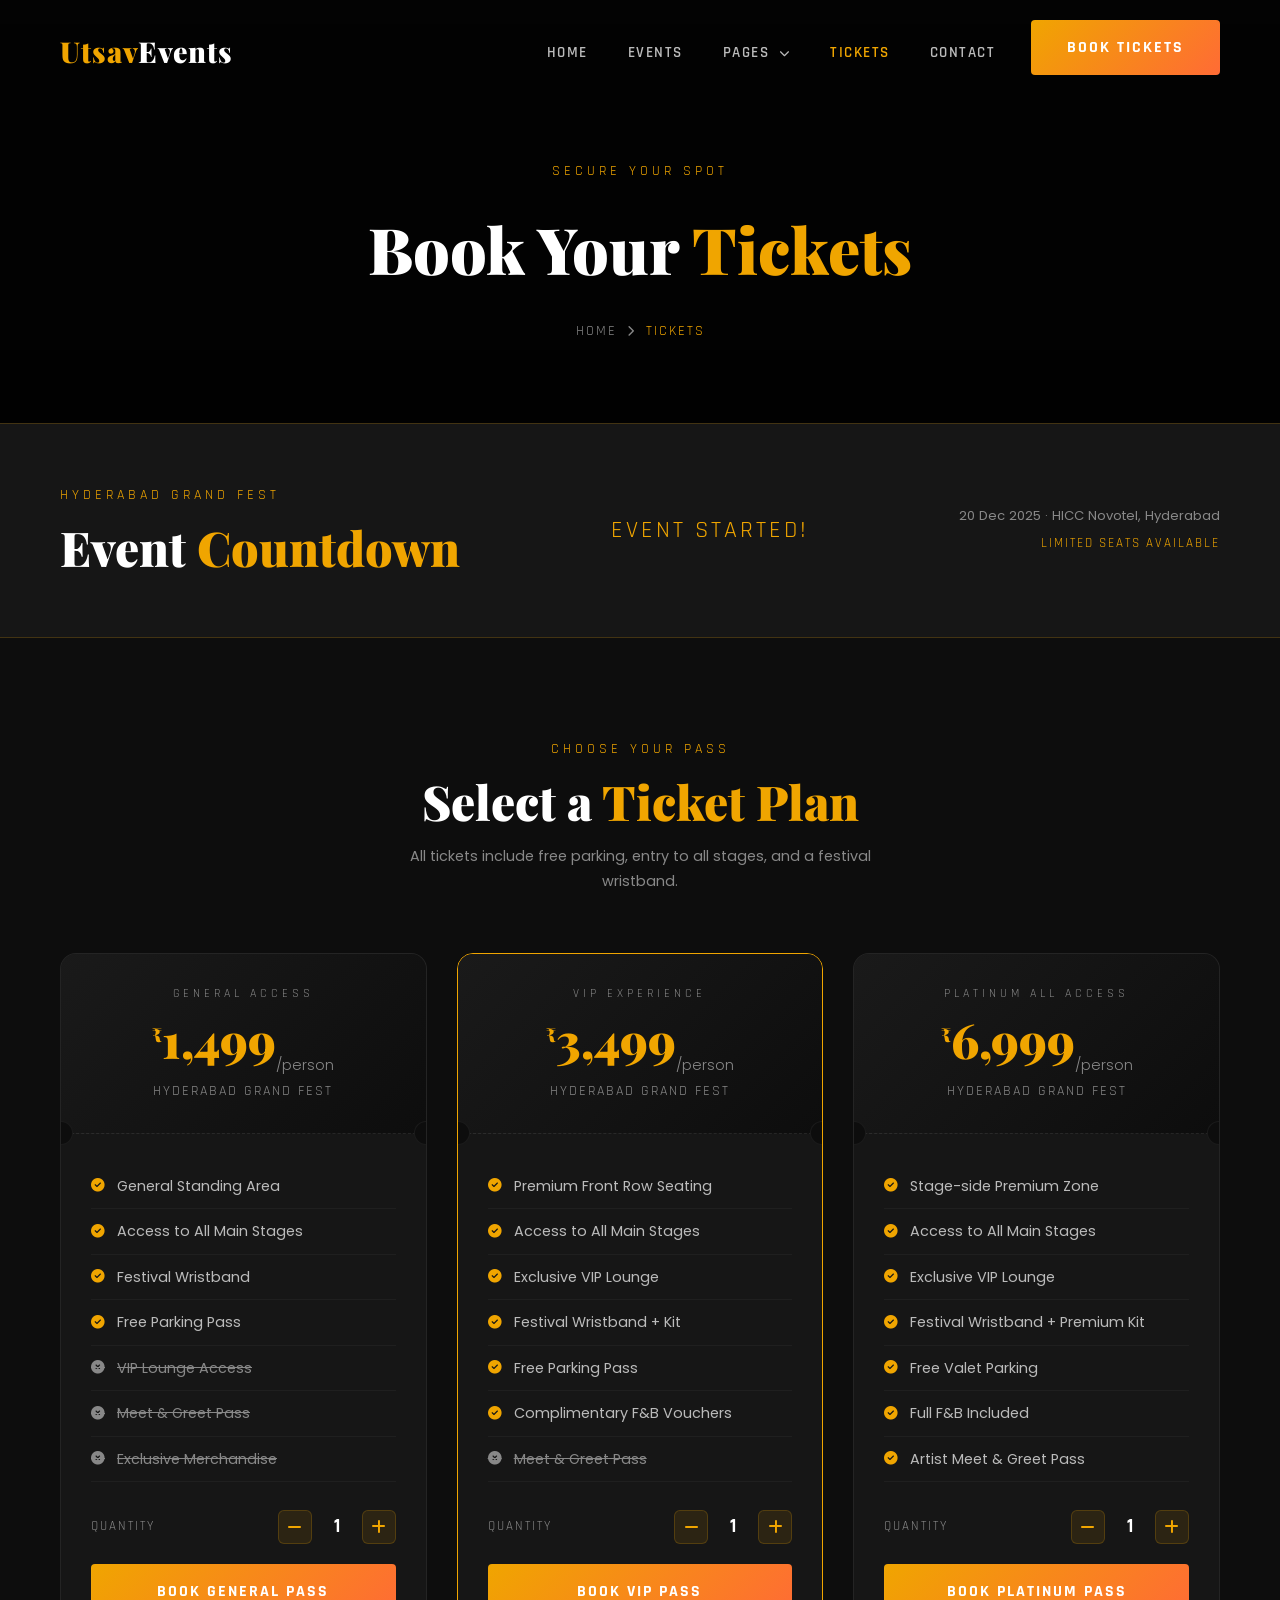
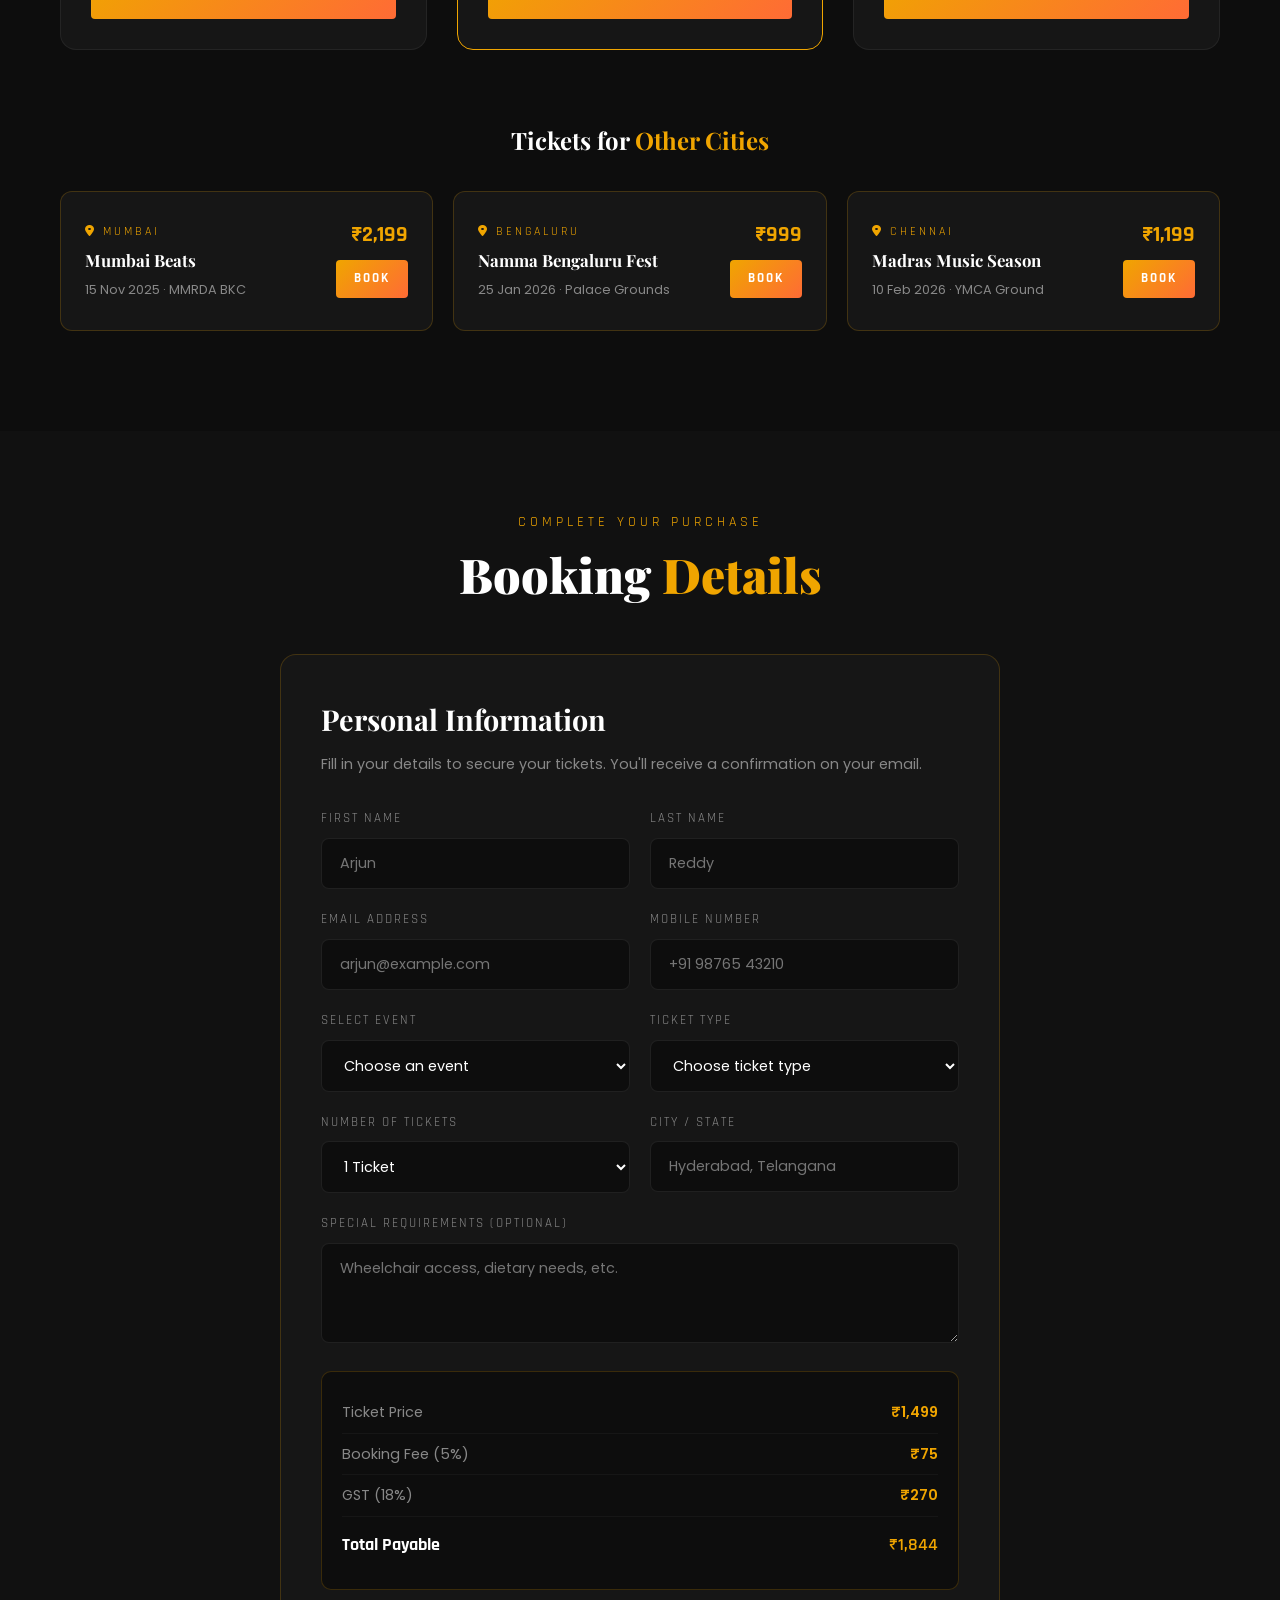
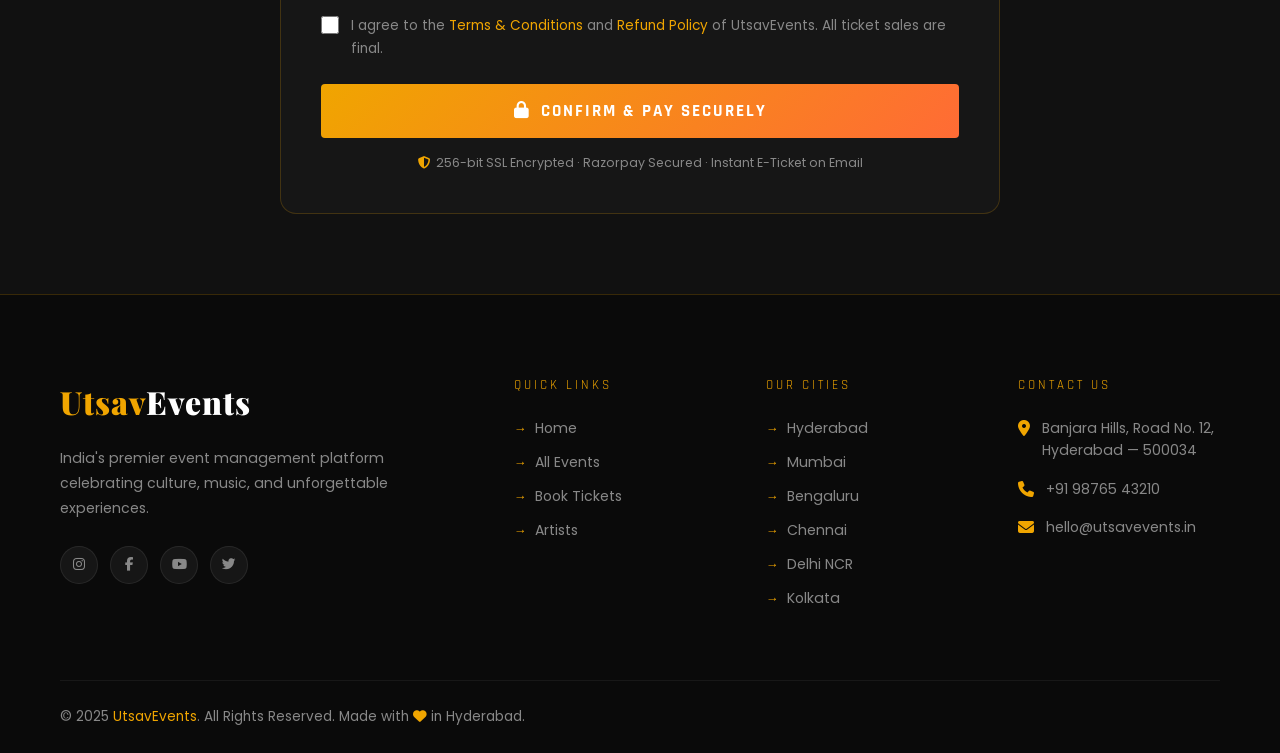
<file: tickets.html>
<!DOCTYPE html>
<html lang="en">
<head>
  <meta charset="UTF-8" />
  <meta name="viewport" content="width=device-width, initial-scale=1.0" />
  <title>Book Tickets — Utsav Events India</title>
  <link rel="stylesheet" href="css/style.css" />
  <link rel="stylesheet" href="https://cdnjs.cloudflare.com/ajax/libs/font-awesome/6.5.0/css/all.min.css" />
</head>
<body>

<div id="navOverlay" style="display:none;position:fixed;inset:0;background:rgba(0,0,0,0.6);z-index:998;"></div>
<style>#navOverlay.active{display:block!important;}</style>

<!-- ===== NAVBAR ===== -->
<nav class="navbar scrolled" id="navbar">
  <div class="container">
    <a href="index.html" class="navbar-brand">Utsav<span>Events</span></a>
    <ul class="nav-menu" id="navMenu">
      <li class="nav-item"><a href="index.html" class="nav-link">Home</a></li>
      <li class="nav-item"><a href="events.html" class="nav-link">Events</a></li>
      <li class="nav-item dropdown">
        <a href="#" class="nav-link">Pages <i class="fa fa-chevron-down" style="font-size:0.65rem;margin-left:4px;"></i></a>
        <ul class="dropdown-menu">
          <li><a href="index.html#about">About</a></li>
          <li><a href="index.html#schedule">Schedule</a></li>
          <li><a href="index.html#speakers">Artists</a></li>
          <li><a href="index.html#gallery">Gallery</a></li>
        </ul>
      </li>
      <li class="nav-item"><a href="tickets.html" class="nav-link active">Tickets</a></li>
      <li class="nav-item"><a href="index.html#contact" class="nav-link">Contact</a></li>
      <li class="nav-item nav-cta"><a href="tickets.html" class="btn-primary">Book Tickets</a></li>
    </ul>
    <div class="hamburger" id="hamburger"><span></span><span></span><span></span></div>
  </div>
</nav>

<!-- ===== PAGE HERO ===== -->
<section class="page-hero" style="background-image:linear-gradient(rgba(0,0,0,0.8),rgba(0,0,0,0.9)),url('https://images.unsplash.com/photo-1506157786151-b8491531f063?w=1600&q=80');">
  <div class="container">
    <span class="section-subtitle">Secure Your Spot</span>
    <h1>Book Your <span>Tickets</span></h1>
    <div class="breadcrumb">
      <a href="index.html">Home</a>
      <i class="fa fa-chevron-right" style="font-size:0.7rem;color:var(--text-muted);"></i>
      <span>Tickets</span>
    </div>
  </div>
</section>

<!-- ===== COUNTDOWN FOR MAIN EVENT ===== -->
<section class="countdown-section">
  <div class="container">
    <div class="countdown-inner">
      <div>
        <p class="section-subtitle">Hyderabad Grand Fest</p>
        <h2 class="section-title">Event <span>Countdown</span></h2>
      </div>
      <div class="countdown-timer" id="countdown1"></div>
      <div>
        <p style="color:var(--text-muted);font-size:0.82rem;margin-bottom:6px;text-align:right;">20 Dec 2025 · HICC Novotel, Hyderabad</p>
        <p style="color:var(--primary);font-family:'Rajdhani',sans-serif;font-size:0.82rem;letter-spacing:2px;text-align:right;">LIMITED SEATS AVAILABLE</p>
      </div>
    </div>
  </div>
</section>

<!-- ===== TICKET CARDS ===== -->
<section class="tickets-section">
  <div class="container">
    <div style="text-align:center;margin-bottom:60px;">
      <span class="section-subtitle">Choose Your Pass</span>
      <h2 class="section-title">Select a <span>Ticket Plan</span></h2>
      <p style="color:var(--text-muted);max-width:500px;margin:14px auto 0;font-size:0.9rem;">All tickets include free parking, entry to all stages, and a festival wristband.</p>
    </div>

    <div class="tickets-grid">

      <!-- General Pass -->
      <div class="ticket-card">
        <div class="ticket-header">
          <p class="ticket-type">General Access</p>
          <div class="ticket-price" data-price="1499"><sup>₹</sup>1,499<sub>/person</sub></div>
          <p class="ticket-event-name">Hyderabad Grand Fest</p>
        </div>
        <div class="ticket-body">
          <ul class="ticket-features">
            <li><i class="fa fa-check-circle"></i> General Standing Area</li>
            <li><i class="fa fa-check-circle"></i> Access to All Main Stages</li>
            <li><i class="fa fa-check-circle"></i> Festival Wristband</li>
            <li><i class="fa fa-check-circle"></i> Free Parking Pass</li>
            <li class="disabled"><i class="fa fa-times-circle"></i> VIP Lounge Access</li>
            <li class="disabled"><i class="fa fa-times-circle"></i> Meet & Greet Pass</li>
            <li class="disabled"><i class="fa fa-times-circle"></i> Exclusive Merchandise</li>
          </ul>
          <div class="ticket-qty">
            <label>Quantity</label>
            <div class="qty-controls">
              <button class="qty-btn minus"><i class="fa fa-minus"></i></button>
              <span class="qty-num">1</span>
              <button class="qty-btn plus"><i class="fa fa-plus"></i></button>
            </div>
          </div>
          <a href="#booking-form" class="btn-primary" style="display:block;text-align:center;">Book General Pass</a>
        </div>
      </div>

      <!-- VIP Pass (Featured) -->
      <div class="ticket-card featured">
        <div class="ticket-badge">Most Popular</div>
        <div class="ticket-header">
          <p class="ticket-type">VIP Experience</p>
          <div class="ticket-price" data-price="3499"><sup>₹</sup>3,499<sub>/person</sub></div>
          <p class="ticket-event-name">Hyderabad Grand Fest</p>
        </div>
        <div class="ticket-body">
          <ul class="ticket-features">
            <li><i class="fa fa-check-circle"></i> Premium Front Row Seating</li>
            <li><i class="fa fa-check-circle"></i> Access to All Main Stages</li>
            <li><i class="fa fa-check-circle"></i> Exclusive VIP Lounge</li>
            <li><i class="fa fa-check-circle"></i> Festival Wristband + Kit</li>
            <li><i class="fa fa-check-circle"></i> Free Parking Pass</li>
            <li><i class="fa fa-check-circle"></i> Complimentary F&B Vouchers</li>
            <li class="disabled"><i class="fa fa-times-circle"></i> Meet & Greet Pass</li>
          </ul>
          <div class="ticket-qty">
            <label>Quantity</label>
            <div class="qty-controls">
              <button class="qty-btn minus"><i class="fa fa-minus"></i></button>
              <span class="qty-num">1</span>
              <button class="qty-btn plus"><i class="fa fa-plus"></i></button>
            </div>
          </div>
          <a href="#booking-form" class="btn-primary" style="display:block;text-align:center;">Book VIP Pass</a>
        </div>
      </div>

      <!-- Platinum Pass -->
      <div class="ticket-card">
        <div class="ticket-header">
          <p class="ticket-type">Platinum All Access</p>
          <div class="ticket-price" data-price="6999"><sup>₹</sup>6,999<sub>/person</sub></div>
          <p class="ticket-event-name">Hyderabad Grand Fest</p>
        </div>
        <div class="ticket-body">
          <ul class="ticket-features">
            <li><i class="fa fa-check-circle"></i> Stage-side Premium Zone</li>
            <li><i class="fa fa-check-circle"></i> Access to All Main Stages</li>
            <li><i class="fa fa-check-circle"></i> Exclusive VIP Lounge</li>
            <li><i class="fa fa-check-circle"></i> Festival Wristband + Premium Kit</li>
            <li><i class="fa fa-check-circle"></i> Free Valet Parking</li>
            <li><i class="fa fa-check-circle"></i> Full F&B Included</li>
            <li><i class="fa fa-check-circle"></i> Artist Meet & Greet Pass</li>
          </ul>
          <div class="ticket-qty">
            <label>Quantity</label>
            <div class="qty-controls">
              <button class="qty-btn minus"><i class="fa fa-minus"></i></button>
              <span class="qty-num">1</span>
              <button class="qty-btn plus"><i class="fa fa-plus"></i></button>
            </div>
          </div>
          <a href="#booking-form" class="btn-primary" style="display:block;text-align:center;">Book Platinum Pass</a>
        </div>
      </div>

    </div>

    <!-- Other Events Tickets -->
    <div style="margin-top:30px;">
      <h3 style="font-family:'Playfair Display',serif;font-size:1.5rem;margin-bottom:30px;text-align:center;">Tickets for <span style="color:var(--primary);">Other Cities</span></h3>
      <div style="display:grid;grid-template-columns:repeat(auto-fit,minmax(280px,1fr));gap:20px;">

        <div style="background:var(--bg-card);border:1px solid var(--border);border-radius:12px;padding:24px;display:flex;align-items:center;justify-content:space-between;flex-wrap:wrap;gap:16px;transition:all 0.3s;" onmouseover="this.style.transform='translateY(-4px)'" onmouseout="this.style.transform='translateY(0)'">
          <div>
            <p style="font-family:'Rajdhani',sans-serif;font-size:0.75rem;letter-spacing:3px;text-transform:uppercase;color:var(--primary);margin-bottom:4px;"><i class="fa fa-map-marker-alt"></i> Mumbai</p>
            <h4 style="font-family:'Playfair Display',serif;font-size:1.05rem;margin-bottom:4px;">Mumbai Beats</h4>
            <p style="font-size:0.8rem;color:var(--text-muted);">15 Nov 2025 · MMRDA BKC</p>
          </div>
          <div style="text-align:right;">
            <p style="font-family:'Rajdhani',sans-serif;font-size:1.4rem;font-weight:700;color:var(--primary);">₹2,199</p>
            <a href="#booking-form" class="btn-primary" style="padding:8px 18px;font-size:0.8rem;display:inline-block;margin-top:6px;">Book</a>
          </div>
        </div>

        <div style="background:var(--bg-card);border:1px solid var(--border);border-radius:12px;padding:24px;display:flex;align-items:center;justify-content:space-between;flex-wrap:wrap;gap:16px;transition:all 0.3s;" onmouseover="this.style.transform='translateY(-4px)'" onmouseout="this.style.transform='translateY(0)'">
          <div>
            <p style="font-family:'Rajdhani',sans-serif;font-size:0.75rem;letter-spacing:3px;text-transform:uppercase;color:var(--primary);margin-bottom:4px;"><i class="fa fa-map-marker-alt"></i> Bengaluru</p>
            <h4 style="font-family:'Playfair Display',serif;font-size:1.05rem;margin-bottom:4px;">Namma Bengaluru Fest</h4>
            <p style="font-size:0.8rem;color:var(--text-muted);">25 Jan 2026 · Palace Grounds</p>
          </div>
          <div style="text-align:right;">
            <p style="font-family:'Rajdhani',sans-serif;font-size:1.4rem;font-weight:700;color:var(--primary);">₹999</p>
            <a href="#booking-form" class="btn-primary" style="padding:8px 18px;font-size:0.8rem;display:inline-block;margin-top:6px;">Book</a>
          </div>
        </div>

        <div style="background:var(--bg-card);border:1px solid var(--border);border-radius:12px;padding:24px;display:flex;align-items:center;justify-content:space-between;flex-wrap:wrap;gap:16px;transition:all 0.3s;" onmouseover="this.style.transform='translateY(-4px)'" onmouseout="this.style.transform='translateY(0)'">
          <div>
            <p style="font-family:'Rajdhani',sans-serif;font-size:0.75rem;letter-spacing:3px;text-transform:uppercase;color:var(--primary);margin-bottom:4px;"><i class="fa fa-map-marker-alt"></i> Chennai</p>
            <h4 style="font-family:'Playfair Display',serif;font-size:1.05rem;margin-bottom:4px;">Madras Music Season</h4>
            <p style="font-size:0.8rem;color:var(--text-muted);">10 Feb 2026 · YMCA Ground</p>
          </div>
          <div style="text-align:right;">
            <p style="font-family:'Rajdhani',sans-serif;font-size:1.4rem;font-weight:700;color:var(--primary);">₹1,199</p>
            <a href="#booking-form" class="btn-primary" style="padding:8px 18px;font-size:0.8rem;display:inline-block;margin-top:6px;">Book</a>
          </div>
        </div>

      </div>
    </div>
  </div>
</section>

<!-- ===== BOOKING FORM ===== -->
<section class="booking-form-section" id="booking-form">
  <div class="container">
    <div style="text-align:center;margin-bottom:50px;">
      <span class="section-subtitle">Complete Your Purchase</span>
      <h2 class="section-title">Booking <span>Details</span></h2>
    </div>
    <div class="booking-form-wrap">
      <div class="form-card">
        <h3 class="form-title">Personal Information</h3>
        <p class="form-subtitle">Fill in your details to secure your tickets. You'll receive a confirmation on your email.</p>
        <form id="bookingForm">
          <div class="form-row">
            <div class="form-group">
              <label>First Name</label>
              <input type="text" placeholder="Arjun" required />
            </div>
            <div class="form-group">
              <label>Last Name</label>
              <input type="text" placeholder="Reddy" required />
            </div>
          </div>
          <div class="form-row">
            <div class="form-group">
              <label>Email Address</label>
              <input type="email" placeholder="arjun@example.com" required />
            </div>
            <div class="form-group">
              <label>Mobile Number</label>
              <input type="tel" placeholder="+91 98765 43210" required />
            </div>
          </div>
          <div class="form-row">
            <div class="form-group">
              <label>Select Event</label>
              <select required>
                <option value="" disabled selected>Choose an event</option>
                <option>Hyderabad Grand Music Festival — 20 Dec 2025</option>
                <option>Charminar Folk & Jazz Evening — 05 Jan 2026</option>
                <option>Mumbai Beats Bollywood Night — 15 Nov 2025</option>
                <option>Namma Bengaluru Culture Fest — 25 Jan 2026</option>
                <option>Madras Music Season Special — 10 Feb 2026</option>
                <option>Dilli Dilwalon Ki Sufi Night — 14 Feb 2026</option>
                <option>City of Joy Cultural Grand Fest — 22 Mar 2026</option>
              </select>
            </div>
            <div class="form-group">
              <label>Ticket Type</label>
              <select required>
                <option value="" disabled selected>Choose ticket type</option>
                <option>General Access — ₹1,499</option>
                <option>VIP Experience — ₹3,499</option>
                <option>Platinum All Access — ₹6,999</option>
              </select>
            </div>
          </div>
          <div class="form-row">
            <div class="form-group">
              <label>Number of Tickets</label>
              <select required>
                <option>1 Ticket</option>
                <option>2 Tickets</option>
                <option>3 Tickets</option>
                <option>4 Tickets</option>
                <option>5 Tickets</option>
              </select>
            </div>
            <div class="form-group">
              <label>City / State</label>
              <input type="text" placeholder="Hyderabad, Telangana" />
            </div>
          </div>
          <div class="form-group">
            <label>Special Requirements (Optional)</label>
            <textarea placeholder="Wheelchair access, dietary needs, etc."></textarea>
          </div>

          <!-- Order Summary -->
          <div class="order-summary">
            <div class="order-row"><span>Ticket Price</span><span class="amt">₹1,499</span></div>
            <div class="order-row"><span>Booking Fee (5%)</span><span class="amt">₹75</span></div>
            <div class="order-row"><span>GST (18%)</span><span class="amt">₹270</span></div>
            <div class="order-row"><strong>Total Payable</strong><span class="amt" id="order-total">₹1,844</span></div>
          </div>

          <div class="form-check">
            <input type="checkbox" id="terms" required />
            <label for="terms">I agree to the <a href="#">Terms & Conditions</a> and <a href="#">Refund Policy</a> of UtsavEvents. All ticket sales are final.</label>
          </div>

          <button type="submit" class="btn-primary" style="width:100%;font-size:1.05rem;padding:16px;">
            <i class="fa fa-lock" style="margin-right:10px;"></i>Confirm & Pay Securely
          </button>
          <p style="text-align:center;margin-top:14px;font-size:0.78rem;color:var(--text-muted);"><i class="fa fa-shield-alt" style="color:var(--primary);margin-right:6px;"></i>256-bit SSL Encrypted · Razorpay Secured · Instant E-Ticket on Email</p>
        </form>
      </div>
    </div>
  </div>
</section>

<!-- ===== FOOTER ===== -->
<footer class="footer">
  <div class="container">
    <div class="footer-grid">
      <div class="footer-brand">
        <a href="index.html" class="navbar-brand">Utsav<span>Events</span></a>
        <p class="footer-desc">India's premier event management platform celebrating culture, music, and unforgettable experiences.</p>
        <div class="footer-social">
          <a href="#" class="social-icon"><i class="fab fa-instagram"></i></a>
          <a href="#" class="social-icon"><i class="fab fa-facebook-f"></i></a>
          <a href="#" class="social-icon"><i class="fab fa-youtube"></i></a>
          <a href="#" class="social-icon"><i class="fab fa-twitter"></i></a>
        </div>
      </div>
      <div>
        <p class="footer-title">Quick Links</p>
        <ul class="footer-links">
          <li><a href="index.html">Home</a></li>
          <li><a href="events.html">All Events</a></li>
          <li><a href="tickets.html">Book Tickets</a></li>
          <li><a href="index.html#speakers">Artists</a></li>
        </ul>
      </div>
      <div>
        <p class="footer-title">Our Cities</p>
        <ul class="footer-links">
          <li><a href="#">Hyderabad</a></li>
          <li><a href="#">Mumbai</a></li>
          <li><a href="#">Bengaluru</a></li>
          <li><a href="#">Chennai</a></li>
          <li><a href="#">Delhi NCR</a></li>
          <li><a href="#">Kolkata</a></li>
        </ul>
      </div>
      <div>
        <p class="footer-title">Contact Us</p>
        <div class="footer-contact-item"><i class="fa fa-map-marker-alt"></i><span>Banjara Hills, Road No. 12,<br>Hyderabad — 500034</span></div>
        <div class="footer-contact-item"><i class="fa fa-phone"></i><span>+91 98765 43210</span></div>
        <div class="footer-contact-item"><i class="fa fa-envelope"></i><span>hello@utsavevents.in</span></div>
      </div>
    </div>
    <div class="footer-bottom">
      <p>© 2025 <span>UtsavEvents</span>. All Rights Reserved. Made with <i class="fa fa-heart" style="color:var(--primary);"></i> in Hyderabad.</p>
    </div>
  </div>
</footer>

<script src="js/main.js"></script>
</body>
</html>
</file>
<file: css/style.css>
/* ===== GOOGLE FONTS ===== */
@import url('https://fonts.googleapis.com/css2?family=Playfair+Display:wght@700;900&family=Rajdhani:wght@400;500;600;700&family=Poppins:wght@300;400;500;600&display=swap');

/* ===== ROOT VARIABLES ===== */
:root {
  --primary: #f0a500;
  --primary-dark: #c8860a;
  --bg-dark: #0d0d0d;
  --bg-card: #161616;
  --bg-section: #111111;
  --text-white: #ffffff;
  --text-light: #bbbbbb;
  --text-muted: #888888;
  --border: rgba(240,165,0,0.2);
  --gradient: linear-gradient(135deg, #f0a500, #ff6b35);
}

/* ===== RESET & BASE ===== */
*, *::before, *::after { margin: 0; padding: 0; box-sizing: border-box; }
html { scroll-behavior: smooth; }
body {
  font-family: 'Poppins', sans-serif;
  background: var(--bg-dark);
  color: var(--text-white);
  overflow-x: hidden;
  line-height: 1.7;
}
a { text-decoration: none; color: inherit; transition: all 0.3s ease; }
img { max-width: 100%; display: block; }
ul { list-style: none; }
.container { max-width: 1200px; margin: 0 auto; padding: 0 20px; }
.section-title {
  font-family: 'Playfair Display', serif;
  font-size: clamp(2rem, 4vw, 3rem);
  font-weight: 900;
  color: var(--text-white);
  line-height: 1.2;
}
.section-title span { color: var(--primary); }
.section-subtitle {
  font-family: 'Rajdhani', sans-serif;
  font-size: 0.85rem;
  letter-spacing: 4px;
  text-transform: uppercase;
  color: var(--primary);
  margin-bottom: 12px;
  display: block;
}
.btn-primary {
  display: inline-block;
  background: var(--gradient);
  color: #fff;
  padding: 14px 36px;
  border-radius: 4px;
  font-family: 'Rajdhani', sans-serif;
  font-weight: 700;
  font-size: 1rem;
  letter-spacing: 2px;
  text-transform: uppercase;
  border: none;
  cursor: pointer;
  transition: all 0.3s ease;
  position: relative;
  overflow: hidden;
}
.btn-primary::before {
  content: '';
  position: absolute;
  inset: 0;
  background: rgba(255,255,255,0.1);
  transform: translateX(-100%);
  transition: transform 0.3s ease;
}
.btn-primary:hover::before { transform: translateX(0); }
.btn-primary:hover { transform: translateY(-2px); box-shadow: 0 8px 30px rgba(240,165,0,0.4); }
.btn-outline {
  display: inline-block;
  border: 2px solid var(--primary);
  color: var(--primary);
  padding: 12px 34px;
  border-radius: 4px;
  font-family: 'Rajdhani', sans-serif;
  font-weight: 700;
  font-size: 1rem;
  letter-spacing: 2px;
  text-transform: uppercase;
  cursor: pointer;
  transition: all 0.3s ease;
  background: transparent;
}
.btn-outline:hover { background: var(--primary); color: #000; transform: translateY(-2px); }

/* ===== NAVBAR ===== */
.navbar {
  position: fixed;
  top: 0; left: 0; right: 0;
  z-index: 1000;
  padding: 20px 0;
  transition: all 0.4s ease;
  background: transparent;
}
.navbar.scrolled {
  background: rgba(13,13,13,0.97);
  padding: 14px 0;
  box-shadow: 0 4px 30px rgba(0,0,0,0.6);
  border-bottom: 1px solid var(--border);
}
.navbar .container { display: flex; align-items: center; justify-content: space-between; }
.navbar-brand {
  font-family: 'Playfair Display', serif;
  font-size: 1.8rem;
  font-weight: 900;
  color: var(--primary);
  letter-spacing: 1px;
}
.navbar-brand span { color: var(--text-white); }
.nav-menu { display: flex; align-items: center; gap: 8px; }
.nav-item { position: relative; }
.nav-link {
  font-family: 'Rajdhani', sans-serif;
  font-weight: 600;
  font-size: 0.95rem;
  letter-spacing: 1.5px;
  text-transform: uppercase;
  color: var(--text-light);
  padding: 8px 16px;
  border-radius: 3px;
  transition: all 0.3s;
}
.nav-link:hover, .nav-link.active { color: var(--primary); }
.dropdown { position: relative; }
.dropdown-menu {
  display: none;
  position: absolute;
  top: 110%;
  left: 0;
  background: #1a1a1a;
  border: 1px solid var(--border);
  border-radius: 6px;
  min-width: 160px;
  padding: 8px 0;
  box-shadow: 0 10px 40px rgba(0,0,0,0.6);
  z-index: 100;
}
.dropdown:hover .dropdown-menu { display: block; }
.dropdown-menu a {
  display: block;
  padding: 10px 20px;
  font-family: 'Rajdhani', sans-serif;
  font-size: 0.9rem;
  letter-spacing: 1px;
  text-transform: uppercase;
  color: var(--text-light);
}
.dropdown-menu a:hover { color: var(--primary); background: rgba(240,165,0,0.05); padding-left: 28px; }
.nav-cta { margin-left: 12px; }
.hamburger {
  display: none;
  flex-direction: column;
  gap: 5px;
  cursor: pointer;
  padding: 4px;
}
.hamburger span {
  width: 26px;
  height: 2px;
  background: var(--text-white);
  border-radius: 2px;
  transition: all 0.3s;
}
.hamburger.open span:nth-child(1) { transform: rotate(45deg) translate(5px, 5px); }
.hamburger.open span:nth-child(2) { opacity: 0; }
.hamburger.open span:nth-child(3) { transform: rotate(-45deg) translate(5px, -5px); }

/* ===== HERO ===== */
.hero {
  min-height: 100vh;
  background: linear-gradient(rgba(0,0,0,0.75), rgba(0,0,0,0.85)),
    url('https://images.unsplash.com/photo-1540575467063-178a50c2df87?w=1600&q=80') center/cover no-repeat;
  display: flex;
  align-items: center;
  position: relative;
  overflow: hidden;
}
.hero::before {
  content: '';
  position: absolute;
  bottom: 0; left: 0; right: 0;
  height: 120px;
  background: linear-gradient(transparent, var(--bg-dark));
  z-index: 1;
}
.hero-content { position: relative; z-index: 2; max-width: 750px; }
.hero-badge {
  display: inline-flex;
  align-items: center;
  gap: 10px;
  background: rgba(240,165,0,0.15);
  border: 1px solid rgba(240,165,0,0.4);
  padding: 8px 20px;
  border-radius: 50px;
  margin-bottom: 28px;
  font-family: 'Rajdhani', sans-serif;
  font-size: 0.85rem;
  letter-spacing: 3px;
  text-transform: uppercase;
  color: var(--primary);
}
.hero-badge::before { content: '●'; font-size: 0.5rem; animation: pulse 1.5s infinite; }
@keyframes pulse { 0%,100%{opacity:1} 50%{opacity:0.3} }
.hero h1 {
  font-family: 'Playfair Display', serif;
  font-size: clamp(3rem, 7vw, 6rem);
  font-weight: 900;
  line-height: 1.05;
  margin-bottom: 10px;
  animation: fadeUp 0.9s ease both;
}
.hero h1 span { color: var(--primary); }
.hero-event-name {
  font-family: 'Rajdhani', sans-serif;
  font-size: clamp(1.2rem, 3vw, 2rem);
  font-weight: 600;
  letter-spacing: 6px;
  text-transform: uppercase;
  color: var(--text-light);
  margin-bottom: 24px;
  animation: fadeUp 0.9s 0.15s ease both;
}
.hero-meta {
  display: flex;
  flex-wrap: wrap;
  gap: 24px;
  margin-bottom: 36px;
  animation: fadeUp 0.9s 0.25s ease both;
}
.hero-meta-item {
  display: flex;
  align-items: center;
  gap: 10px;
  font-family: 'Rajdhani', sans-serif;
  font-size: 1rem;
  letter-spacing: 1px;
  color: var(--text-light);
}
.hero-meta-item i { color: var(--primary); font-size: 1.1rem; }
.hero-actions { display: flex; gap: 16px; flex-wrap: wrap; animation: fadeUp 0.9s 0.35s ease both; }
.hero-shapes { position: absolute; inset: 0; pointer-events: none; overflow: hidden; z-index: 1; }
.shape {
  position: absolute;
  border-radius: 50%;
  background: rgba(240,165,0,0.05);
  animation: float 8s ease-in-out infinite;
}
.shape-1 { width: 400px; height: 400px; right: -100px; top: 10%; animation-delay: 0s; }
.shape-2 { width: 200px; height: 200px; right: 20%; top: 60%; animation-delay: 2s; }
.shape-3 { width: 100px; height: 100px; right: 10%; top: 20%; animation-delay: 4s; background: rgba(255,107,53,0.08); }
@keyframes float { 0%,100%{transform:translateY(0)} 50%{transform:translateY(-30px)} }
@keyframes fadeUp { from{opacity:0;transform:translateY(30px)} to{opacity:1;transform:translateY(0)} }

/* ===== COUNTDOWN ===== */
.countdown-section {
  background: var(--bg-card);
  padding: 60px 0;
  border-top: 1px solid var(--border);
  border-bottom: 1px solid var(--border);
}
.countdown-inner { display: flex; align-items: center; justify-content: space-between; flex-wrap: wrap; gap: 30px; }
.countdown-label {
  font-family: 'Playfair Display', serif;
  font-size: clamp(1.2rem, 2.5vw, 1.8rem);
  font-weight: 700;
}
.countdown-label span { color: var(--primary); }
.countdown-timer { display: flex; gap: 16px; align-items: center; }
.count-box {
  text-align: center;
  background: #0d0d0d;
  border: 1px solid var(--border);
  border-radius: 8px;
  padding: 20px 24px;
  min-width: 90px;
  position: relative;
  transition: border-color 0.3s;
}
.count-box:hover { border-color: var(--primary); }
.count-num {
  font-family: 'Rajdhani', sans-serif;
  font-size: clamp(2rem, 4vw, 3rem);
  font-weight: 700;
  color: var(--primary);
  line-height: 1;
  display: block;
}
.count-label {
  font-family: 'Rajdhani', sans-serif;
  font-size: 0.7rem;
  letter-spacing: 3px;
  text-transform: uppercase;
  color: var(--text-muted);
  margin-top: 4px;
  display: block;
}
.count-sep {
  font-family: 'Rajdhani', sans-serif;
  font-size: 2.5rem;
  font-weight: 700;
  color: var(--primary);
  margin-bottom: 20px;
  animation: blink 1s infinite;
}
@keyframes blink { 0%,100%{opacity:1} 50%{opacity:0.2} }

/* ===== EVENTS SECTION ===== */
.events-section { padding: 100px 0; }
.events-header { display: flex; align-items: flex-end; justify-content: space-between; flex-wrap: wrap; gap: 20px; margin-bottom: 60px; }
.event-cards-grid { display: grid; grid-template-columns: repeat(auto-fit, minmax(340px, 1fr)); gap: 30px; }
.event-card {
  background: var(--bg-card);
  border: 1px solid rgba(255,255,255,0.06);
  border-radius: 12px;
  overflow: hidden;
  transition: all 0.4s ease;
  position: relative;
}
.event-card:hover { transform: translateY(-8px); border-color: var(--border); box-shadow: 0 20px 60px rgba(0,0,0,0.5); }
.event-card-img { position: relative; height: 220px; overflow: hidden; }
.event-card-img img { width: 100%; height: 100%; object-fit: cover; transition: transform 0.5s ease; }
.event-card:hover .event-card-img img { transform: scale(1.08); }
.event-card-date {
  position: absolute;
  top: 16px;
  left: 16px;
  background: var(--primary);
  color: #000;
  padding: 8px 14px;
  border-radius: 6px;
  text-align: center;
  font-family: 'Rajdhani', sans-serif;
  font-weight: 700;
}
.event-card-date .day { font-size: 1.6rem; line-height: 1; display: block; }
.event-card-date .month { font-size: 0.7rem; letter-spacing: 2px; text-transform: uppercase; }
.event-tag {
  position: absolute;
  top: 16px;
  right: 16px;
  background: rgba(13,13,13,0.85);
  border: 1px solid var(--border);
  padding: 5px 12px;
  border-radius: 50px;
  font-family: 'Rajdhani', sans-serif;
  font-size: 0.75rem;
  letter-spacing: 2px;
  text-transform: uppercase;
  color: var(--primary);
}
.event-card-body { padding: 24px; }
.event-card-city {
  font-family: 'Rajdhani', sans-serif;
  font-size: 0.8rem;
  letter-spacing: 3px;
  text-transform: uppercase;
  color: var(--primary);
  margin-bottom: 8px;
  display: flex;
  align-items: center;
  gap: 6px;
}
.event-card-title {
  font-family: 'Playfair Display', serif;
  font-size: 1.3rem;
  font-weight: 700;
  margin-bottom: 12px;
  line-height: 1.3;
}
.event-card-desc { font-size: 0.88rem; color: var(--text-muted); line-height: 1.6; margin-bottom: 20px; }
.event-card-meta { display: flex; gap: 20px; flex-wrap: wrap; margin-bottom: 20px; }
.event-card-meta-item {
  display: flex;
  align-items: center;
  gap: 7px;
  font-family: 'Rajdhani', sans-serif;
  font-size: 0.85rem;
  color: var(--text-light);
}
.event-card-meta-item i { color: var(--primary); }
.event-card-footer { display: flex; align-items: center; justify-content: space-between; padding-top: 16px; border-top: 1px solid rgba(255,255,255,0.06); }
.event-price { font-family: 'Rajdhani', sans-serif; font-size: 1.3rem; font-weight: 700; color: var(--primary); }
.event-price small { font-size: 0.7rem; color: var(--text-muted); display: block; font-weight: 400; }

/* ===== SPEAKERS ===== */
.speakers-section { padding: 100px 0; background: var(--bg-section); }
.speakers-header { text-align: center; margin-bottom: 60px; }
.speakers-grid { display: grid; grid-template-columns: repeat(auto-fit, minmax(220px, 1fr)); gap: 30px; }
.speaker-card {
  background: var(--bg-card);
  border: 1px solid rgba(255,255,255,0.06);
  border-radius: 12px;
  overflow: hidden;
  text-align: center;
  transition: all 0.4s ease;
  position: relative;
}
.speaker-card::before {
  content: '';
  position: absolute;
  bottom: 0; left: 0; right: 0;
  height: 3px;
  background: var(--gradient);
  transform: scaleX(0);
  transition: transform 0.4s ease;
}
.speaker-card:hover { transform: translateY(-8px); border-color: var(--border); }
.speaker-card:hover::before { transform: scaleX(1); }
.speaker-img { position: relative; height: 250px; overflow: hidden; }
.speaker-img img { width: 100%; height: 100%; object-fit: cover; object-position: top; filter: grayscale(30%); transition: all 0.5s ease; }
.speaker-card:hover .speaker-img img { filter: grayscale(0%); transform: scale(1.05); }
.speaker-overlay {
  position: absolute;
  inset: 0;
  background: rgba(240,165,0,0.15);
  opacity: 0;
  transition: opacity 0.4s;
  display: flex;
  align-items: center;
  justify-content: center;
  gap: 14px;
}
.speaker-card:hover .speaker-overlay { opacity: 1; }
.speaker-social-btn {
  width: 38px; height: 38px;
  background: var(--primary);
  border-radius: 50%;
  display: flex;
  align-items: center;
  justify-content: center;
  color: #000;
  font-size: 0.85rem;
  transition: transform 0.3s;
}
.speaker-social-btn:hover { transform: scale(1.2); }
.speaker-body { padding: 20px; }
.speaker-name {
  font-family: 'Playfair Display', serif;
  font-size: 1.1rem;
  font-weight: 700;
  margin-bottom: 5px;
}
.speaker-role {
  font-family: 'Rajdhani', sans-serif;
  font-size: 0.8rem;
  letter-spacing: 2px;
  text-transform: uppercase;
  color: var(--primary);
  margin-bottom: 10px;
}
.speaker-city {
  font-family: 'Rajdhani', sans-serif;
  font-size: 0.8rem;
  color: var(--text-muted);
  display: flex;
  align-items: center;
  justify-content: center;
  gap: 5px;
}

/* ===== PROGRAM SCHEDULE ===== */
.schedule-section { padding: 100px 0; }
.schedule-tabs { display: flex; gap: 0; margin-bottom: 40px; border-bottom: 2px solid rgba(255,255,255,0.08); flex-wrap: wrap; }
.schedule-tab {
  padding: 14px 28px;
  font-family: 'Rajdhani', sans-serif;
  font-size: 0.9rem;
  font-weight: 700;
  letter-spacing: 2px;
  text-transform: uppercase;
  color: var(--text-muted);
  cursor: pointer;
  border-bottom: 2px solid transparent;
  margin-bottom: -2px;
  transition: all 0.3s;
}
.schedule-tab.active { color: var(--primary); border-bottom-color: var(--primary); }
.schedule-tab:hover { color: var(--text-white); }
.schedule-content { display: none; }
.schedule-content.active { display: block; }
.schedule-item {
  display: flex;
  gap: 24px;
  align-items: center;
  background: var(--bg-card);
  border: 1px solid rgba(255,255,255,0.06);
  border-radius: 10px;
  padding: 24px;
  margin-bottom: 16px;
  transition: all 0.3s ease;
  flex-wrap: wrap;
}
.schedule-item:hover { border-color: var(--border); transform: translateX(6px); }
.schedule-time {
  min-width: 110px;
  font-family: 'Rajdhani', sans-serif;
  font-size: 0.85rem;
  letter-spacing: 1px;
  color: var(--primary);
  border-right: 1px solid var(--border);
  padding-right: 24px;
  font-weight: 700;
}
.schedule-artist-img {
  width: 60px;
  height: 60px;
  border-radius: 50%;
  object-fit: cover;
  object-position: top;
  border: 2px solid var(--border);
}
.schedule-info { flex: 1; }
.schedule-title {
  font-family: 'Playfair Display', serif;
  font-size: 1.1rem;
  font-weight: 700;
  margin-bottom: 4px;
}
.schedule-venue {
  font-family: 'Rajdhani', sans-serif;
  font-size: 0.82rem;
  letter-spacing: 1.5px;
  text-transform: uppercase;
  color: var(--text-muted);
  display: flex;
  align-items: center;
  gap: 6px;
}
.schedule-venue i { color: var(--primary); }
.schedule-tag {
  background: rgba(240,165,0,0.1);
  border: 1px solid var(--border);
  color: var(--primary);
  padding: 5px 14px;
  border-radius: 50px;
  font-family: 'Rajdhani', sans-serif;
  font-size: 0.75rem;
  letter-spacing: 2px;
  text-transform: uppercase;
}

/* ===== ABOUT SECTION ===== */
.about-section { padding: 100px 0; background: var(--bg-section); }
.about-grid { display: grid; grid-template-columns: 1fr 1fr; gap: 80px; align-items: center; }
.about-img-wrap { position: relative; }
.about-img-main { border-radius: 12px; overflow: hidden; height: 500px; }
.about-img-main img { width: 100%; height: 100%; object-fit: cover; }
.about-img-badge {
  position: absolute;
  bottom: -24px;
  right: -24px;
  background: var(--primary);
  color: #000;
  padding: 28px;
  border-radius: 12px;
  text-align: center;
  font-family: 'Rajdhani', sans-serif;
  font-weight: 700;
}
.about-img-badge .big-num { font-size: 3rem; line-height: 1; display: block; }
.about-img-badge .big-label { font-size: 0.75rem; letter-spacing: 2px; text-transform: uppercase; }
.about-content { padding-left: 20px; }
.about-content .section-title { margin-bottom: 20px; }
.about-content p { color: var(--text-muted); margin-bottom: 16px; font-size: 0.95rem; }
.about-highlights { display: grid; grid-template-columns: 1fr 1fr; gap: 20px; margin: 30px 0; }
.highlight-item { display: flex; gap: 14px; align-items: flex-start; }
.highlight-icon { width: 44px; height: 44px; background: rgba(240,165,0,0.1); border-radius: 8px; display: flex; align-items: center; justify-content: center; color: var(--primary); font-size: 1.1rem; flex-shrink: 0; }
.highlight-text h4 { font-family: 'Rajdhani', sans-serif; font-size: 0.95rem; font-weight: 700; letter-spacing: 1px; margin-bottom: 3px; }
.highlight-text p { font-size: 0.82rem; color: var(--text-muted); margin: 0; }

/* ===== GALLERY ===== */
.gallery-section { padding: 100px 0; }
.gallery-grid {
  display: grid;
  grid-template-columns: repeat(4, 1fr);
  grid-template-rows: repeat(2, 220px);
  gap: 12px;
}
.gallery-item { overflow: hidden; border-radius: 8px; position: relative; cursor: pointer; }
.gallery-item:first-child { grid-column: span 2; grid-row: span 2; }
.gallery-item img { width: 100%; height: 100%; object-fit: cover; transition: transform 0.5s ease; }
.gallery-item:hover img { transform: scale(1.1); }
.gallery-overlay {
  position: absolute;
  inset: 0;
  background: rgba(240,165,0,0.3);
  opacity: 0;
  transition: opacity 0.3s;
  display: flex;
  align-items: center;
  justify-content: center;
}
.gallery-overlay i { font-size: 2rem; color: #fff; }
.gallery-item:hover .gallery-overlay { opacity: 1; }

/* ===== SPONSORS ===== */
.sponsors-section { padding: 70px 0; background: var(--bg-card); border-top: 1px solid var(--border); border-bottom: 1px solid var(--border); }
.sponsors-title { text-align: center; font-family: 'Rajdhani', sans-serif; font-size: 0.82rem; letter-spacing: 4px; text-transform: uppercase; color: var(--text-muted); margin-bottom: 40px; }
.sponsors-grid { display: flex; align-items: center; justify-content: center; flex-wrap: wrap; gap: 40px; }
.sponsor-item {
  font-family: 'Rajdhani', sans-serif;
  font-size: 1.4rem;
  font-weight: 700;
  color: var(--text-muted);
  letter-spacing: 3px;
  text-transform: uppercase;
  opacity: 0.5;
  transition: all 0.3s;
  cursor: pointer;
}
.sponsor-item:hover { opacity: 1; color: var(--primary); }

/* ===== FOOTER ===== */
.footer { background: #0a0a0a; padding: 80px 0 0; border-top: 1px solid var(--border); }
.footer-grid { display: grid; grid-template-columns: 2fr 1fr 1fr 1fr; gap: 50px; margin-bottom: 60px; }
.footer-brand .navbar-brand { font-size: 2rem; display: block; margin-bottom: 16px; }
.footer-desc { font-size: 0.88rem; color: var(--text-muted); line-height: 1.8; margin-bottom: 24px; }
.footer-social { display: flex; gap: 12px; }
.social-icon {
  width: 38px; height: 38px;
  background: rgba(255,255,255,0.05);
  border: 1px solid rgba(255,255,255,0.08);
  border-radius: 50%;
  display: flex;
  align-items: center;
  justify-content: center;
  font-size: 0.85rem;
  color: var(--text-muted);
  transition: all 0.3s;
}
.social-icon:hover { background: var(--primary); border-color: var(--primary); color: #000; transform: translateY(-3px); }
.footer-title {
  font-family: 'Rajdhani', sans-serif;
  font-size: 0.8rem;
  letter-spacing: 3px;
  text-transform: uppercase;
  color: var(--primary);
  margin-bottom: 20px;
}
.footer-links li { margin-bottom: 10px; }
.footer-links a {
  font-size: 0.88rem;
  color: var(--text-muted);
  display: flex;
  align-items: center;
  gap: 8px;
  transition: all 0.3s;
}
.footer-links a::before { content: '→'; color: var(--primary); font-size: 0.8rem; transition: transform 0.3s; }
.footer-links a:hover { color: var(--text-white); padding-left: 4px; }
.footer-contact-item { display: flex; gap: 12px; margin-bottom: 16px; align-items: flex-start; }
.footer-contact-item i { color: var(--primary); margin-top: 3px; flex-shrink: 0; }
.footer-contact-item span { font-size: 0.88rem; color: var(--text-muted); line-height: 1.6; }
.footer-bottom {
  border-top: 1px solid rgba(255,255,255,0.06);
  padding: 24px 0;
  display: flex;
  align-items: center;
  justify-content: space-between;
  flex-wrap: wrap;
  gap: 16px;
}
.footer-bottom p { font-size: 0.85rem; color: var(--text-muted); }
.footer-bottom span { color: var(--primary); }

/* ===== EVENTS PAGE ===== */
.page-hero {
  padding: 160px 0 80px;
  background: linear-gradient(rgba(0,0,0,0.8), rgba(0,0,0,0.9)),
    url('https://images.unsplash.com/photo-1501281668745-f7f57925c3b4?w=1600&q=80') center/cover;
  text-align: center;
  position: relative;
}
.page-hero h1 { font-family: 'Playfair Display', serif; font-size: clamp(2.5rem, 5vw, 4rem); font-weight: 900; }
.page-hero h1 span { color: var(--primary); }
.breadcrumb { display: flex; align-items: center; justify-content: center; gap: 10px; margin-top: 16px; font-family: 'Rajdhani', sans-serif; font-size: 0.85rem; letter-spacing: 2px; text-transform: uppercase; }
.breadcrumb a { color: var(--text-muted); } .breadcrumb a:hover { color: var(--primary); }
.breadcrumb span { color: var(--primary); }
.filter-bar { display: flex; align-items: center; gap: 12px; flex-wrap: wrap; margin-bottom: 40px; padding: 20px; background: var(--bg-card); border-radius: 10px; border: 1px solid var(--border); }
.filter-label { font-family: 'Rajdhani', sans-serif; font-size: 0.8rem; letter-spacing: 3px; text-transform: uppercase; color: var(--text-muted); margin-right: 8px; }
.filter-btn { padding: 8px 20px; border-radius: 50px; font-family: 'Rajdhani', sans-serif; font-size: 0.8rem; font-weight: 700; letter-spacing: 2px; text-transform: uppercase; cursor: pointer; border: 1px solid rgba(255,255,255,0.1); background: transparent; color: var(--text-muted); transition: all 0.3s; }
.filter-btn.active, .filter-btn:hover { background: var(--primary); border-color: var(--primary); color: #000; }

/* ===== TICKETS PAGE ===== */
.tickets-section { padding: 100px 0; }
.tickets-grid { display: grid; grid-template-columns: repeat(auto-fit, minmax(280px, 1fr)); gap: 30px; margin-bottom: 70px; }
.ticket-card {
  background: var(--bg-card);
  border: 1px solid rgba(255,255,255,0.06);
  border-radius: 16px;
  overflow: hidden;
  transition: all 0.4s ease;
  position: relative;
}
.ticket-card.featured { border-color: var(--primary); transform: scale(1.04); }
.ticket-card:hover { transform: translateY(-8px) scale(1.02); box-shadow: 0 24px 60px rgba(0,0,0,0.5); }
.ticket-card.featured:hover { transform: scale(1.06) translateY(-4px); }
.ticket-badge {
  position: absolute;
  top: 20px;
  right: -28px;
  background: var(--gradient);
  color: #000;
  padding: 5px 40px;
  font-family: 'Rajdhani', sans-serif;
  font-size: 0.7rem;
  font-weight: 700;
  letter-spacing: 2px;
  text-transform: uppercase;
  transform: rotate(45deg);
  transform-origin: center;
}
.ticket-header {
  background: linear-gradient(135deg, #1a1a1a, #0d0d0d);
  padding: 30px;
  text-align: center;
  border-bottom: 1px dashed rgba(255,255,255,0.08);
  position: relative;
}
.ticket-header::after, .ticket-header::before {
  content: '';
  position: absolute;
  bottom: -12px;
  width: 24px;
  height: 24px;
  background: var(--bg-dark);
  border-radius: 50%;
  border: 1px solid rgba(255,255,255,0.06);
}
.ticket-header::before { left: -12px; }
.ticket-header::after { right: -12px; }
.ticket-type {
  font-family: 'Rajdhani', sans-serif;
  font-size: 0.75rem;
  letter-spacing: 4px;
  text-transform: uppercase;
  color: var(--text-muted);
  margin-bottom: 10px;
}
.ticket-price {
  font-family: 'Playfair Display', serif;
  font-size: 3rem;
  font-weight: 900;
  color: var(--primary);
  line-height: 1;
}
.ticket-price sup { font-size: 1.2rem; margin-top: 10px; display: inline-block; }
.ticket-price sub { font-size: 0.9rem; color: var(--text-muted); font-family: 'Poppins', sans-serif; font-weight: 300; }
.ticket-event-name { font-family: 'Rajdhani', sans-serif; font-size: 0.85rem; letter-spacing: 2px; color: var(--text-muted); margin-top: 8px; text-transform: uppercase; }
.ticket-body { padding: 30px; }
.ticket-features { list-style: none; margin-bottom: 28px; }
.ticket-features li {
  display: flex;
  align-items: center;
  gap: 12px;
  padding: 10px 0;
  border-bottom: 1px solid rgba(255,255,255,0.04);
  font-size: 0.9rem;
  color: var(--text-light);
}
.ticket-features li i { color: var(--primary); font-size: 0.85rem; }
.ticket-features li.disabled { color: var(--text-muted); text-decoration: line-through; }
.ticket-features li.disabled i { color: var(--text-muted); }
.ticket-qty { display: flex; align-items: center; gap: 14px; margin-bottom: 20px; }
.ticket-qty label { font-family: 'Rajdhani', sans-serif; font-size: 0.8rem; letter-spacing: 2px; text-transform: uppercase; color: var(--text-muted); }
.qty-controls { display: flex; align-items: center; gap: 10px; margin-left: auto; }
.qty-btn { width: 34px; height: 34px; background: rgba(240,165,0,0.1); border: 1px solid var(--border); border-radius: 6px; cursor: pointer; display: flex; align-items: center; justify-content: center; color: var(--primary); font-size: 1rem; transition: all 0.2s; }
.qty-btn:hover { background: var(--primary); color: #000; }
.qty-num { font-family: 'Rajdhani', sans-serif; font-size: 1.2rem; font-weight: 700; min-width: 30px; text-align: center; }
.ticket-card .btn-primary { width: 100%; text-align: center; }

/* Booking Form */
.booking-form-section { background: var(--bg-section); padding: 80px 0; }
.booking-form-wrap { max-width: 720px; margin: 0 auto; }
.form-card { background: var(--bg-card); border: 1px solid var(--border); border-radius: 16px; padding: 40px; }
.form-title { font-family: 'Playfair Display', serif; font-size: 1.8rem; font-weight: 700; margin-bottom: 8px; }
.form-subtitle { color: var(--text-muted); font-size: 0.9rem; margin-bottom: 32px; }
.form-row { display: grid; grid-template-columns: 1fr 1fr; gap: 20px; }
.form-group { margin-bottom: 20px; }
.form-group label { display: block; font-family: 'Rajdhani', sans-serif; font-size: 0.8rem; letter-spacing: 2px; text-transform: uppercase; color: var(--text-muted); margin-bottom: 8px; }
.form-group input, .form-group select, .form-group textarea {
  width: 100%;
  background: #0d0d0d;
  border: 1px solid rgba(255,255,255,0.08);
  border-radius: 8px;
  padding: 14px 18px;
  color: var(--text-white);
  font-family: 'Poppins', sans-serif;
  font-size: 0.9rem;
  transition: border-color 0.3s;
  outline: none;
}
.form-group input:focus, .form-group select:focus, .form-group textarea:focus { border-color: var(--primary); }
.form-group select { cursor: pointer; }
.form-group textarea { resize: vertical; min-height: 100px; }
.form-group select option { background: #1a1a1a; }
.form-check { display: flex; align-items: flex-start; gap: 12px; margin-bottom: 24px; }
.form-check input { width: 18px; height: 18px; margin-top: 2px; accent-color: var(--primary); flex-shrink: 0; }
.form-check label { font-size: 0.85rem; color: var(--text-muted); }
.form-check label a { color: var(--primary); }
.order-summary { background: #0d0d0d; border-radius: 10px; padding: 20px; margin-bottom: 24px; border: 1px solid var(--border); }
.order-row { display: flex; justify-content: space-between; align-items: center; padding: 8px 0; font-size: 0.9rem; color: var(--text-muted); border-bottom: 1px solid rgba(255,255,255,0.04); }
.order-row:last-child { border-bottom: none; font-family: 'Rajdhani', sans-serif; font-size: 1.1rem; font-weight: 700; color: var(--text-white); padding-top: 14px; }
.order-row span.amt { color: var(--primary); font-weight: 600; }

/* ===== RESPONSIVE ===== */
@media (max-width: 1024px) {
  .about-grid { grid-template-columns: 1fr; gap: 60px; }
  .about-img-badge { bottom: 20px; right: 20px; }
  .about-content { padding-left: 0; }
  .footer-grid { grid-template-columns: 1fr 1fr; gap: 40px; }
  .gallery-grid { grid-template-columns: repeat(3, 1fr); grid-template-rows: auto; }
  .gallery-item:first-child { grid-column: span 2; grid-row: span 1; }
}
@media (max-width: 768px) {
  .hamburger { display: flex; }
  .nav-menu {
    display: none;
    position: fixed;
    top: 0; right: 0;
    width: 280px;
    height: 100vh;
    background: #111;
    flex-direction: column;
    align-items: flex-start;
    padding: 80px 30px 30px;
    gap: 4px;
    box-shadow: -10px 0 40px rgba(0,0,0,0.6);
    overflow-y: auto;
    z-index: 999;
    transition: transform 0.3s ease;
    transform: translateX(100%);
  }
  .nav-menu.open { display: flex; transform: translateX(0); }
  .nav-cta { margin-left: 0; margin-top: 16px; }
  .dropdown-menu { position: static; display: none; box-shadow: none; background: transparent; border: none; padding: 0 0 0 16px; }
  .dropdown.open .dropdown-menu { display: block; }
  .dropdown-menu a { padding: 8px 10px; }
  .hero h1 { font-size: clamp(2.5rem, 8vw, 4rem); }
  .countdown-inner { flex-direction: column; text-align: center; }
  .countdown-timer { justify-content: center; }
  .count-box { min-width: 70px; padding: 16px 18px; }
  .events-header { flex-direction: column; align-items: flex-start; }
  .event-cards-grid { grid-template-columns: 1fr; }
  .gallery-grid { grid-template-columns: 1fr 1fr; grid-template-rows: auto; }
  .gallery-item:first-child { grid-column: span 2; }
  .footer-grid { grid-template-columns: 1fr; gap: 30px; }
  .form-row { grid-template-columns: 1fr; }
  .tickets-grid { grid-template-columns: 1fr; }
  .ticket-card.featured { transform: none; }
  .about-highlights { grid-template-columns: 1fr; }
  .schedule-item { flex-direction: column; align-items: flex-start; }
  .schedule-time { border-right: none; border-bottom: 1px solid var(--border); padding-right: 0; padding-bottom: 12px; }
  .speakers-grid { grid-template-columns: repeat(2, 1fr); }
}
@media (max-width: 480px) {
  .hero h1 { font-size: 2.2rem; }
  .hero-meta { gap: 14px; }
  .hero-actions { flex-direction: column; }
  .hero-actions .btn-primary, .hero-actions .btn-outline { text-align: center; }
  .countdown-timer { gap: 10px; flex-wrap: wrap; justify-content: center; }
  .count-sep { font-size: 1.8rem; }
  .speakers-grid { grid-template-columns: 1fr 1fr; }
  .gallery-grid { grid-template-columns: 1fr 1fr; }
  .footer-bottom { flex-direction: column; text-align: center; }
  .filter-bar { gap: 8px; }
  .filter-btn { padding: 6px 14px; font-size: 0.75rem; }
}

/* ===== UTILITY ===== */
.text-center { text-align: center; }
.mt-60 { margin-top: 60px; }
.mb-60 { margin-bottom: 60px; }
.page-section { padding: 100px 0; }
</file>
